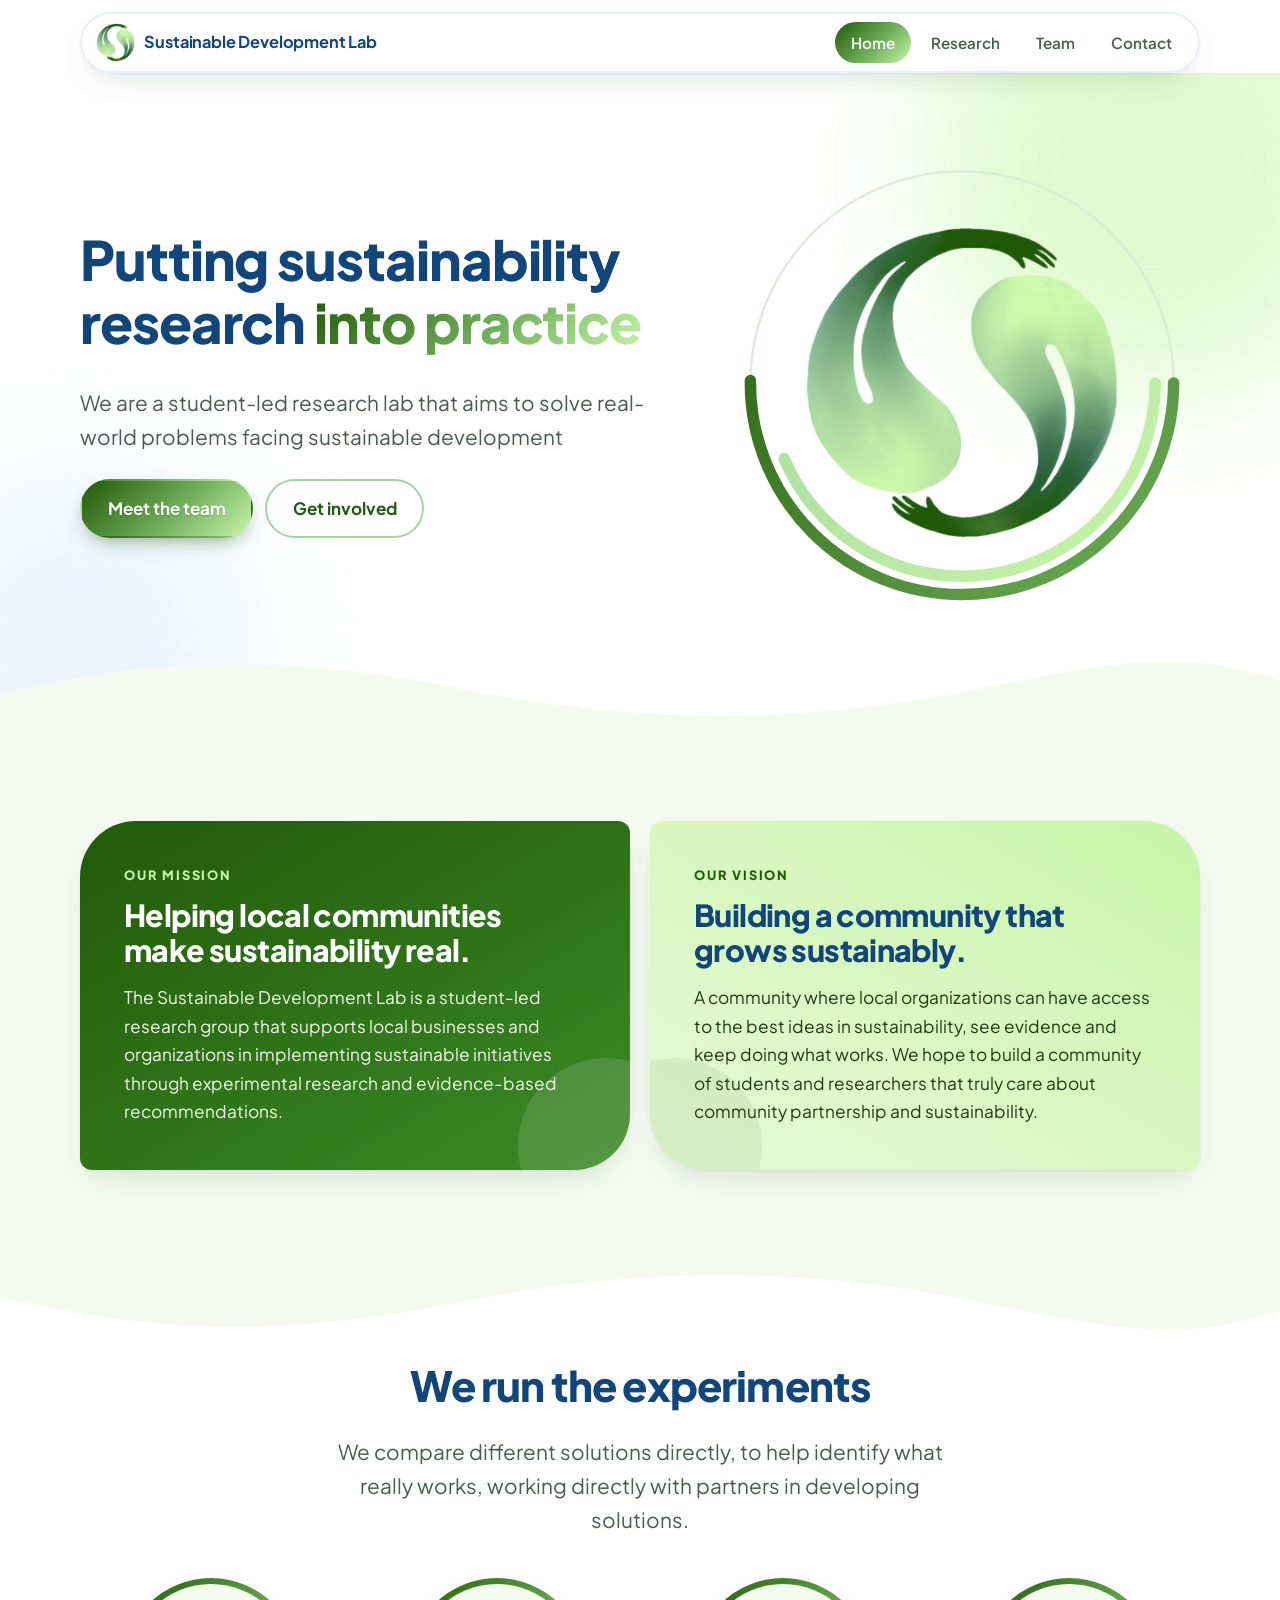
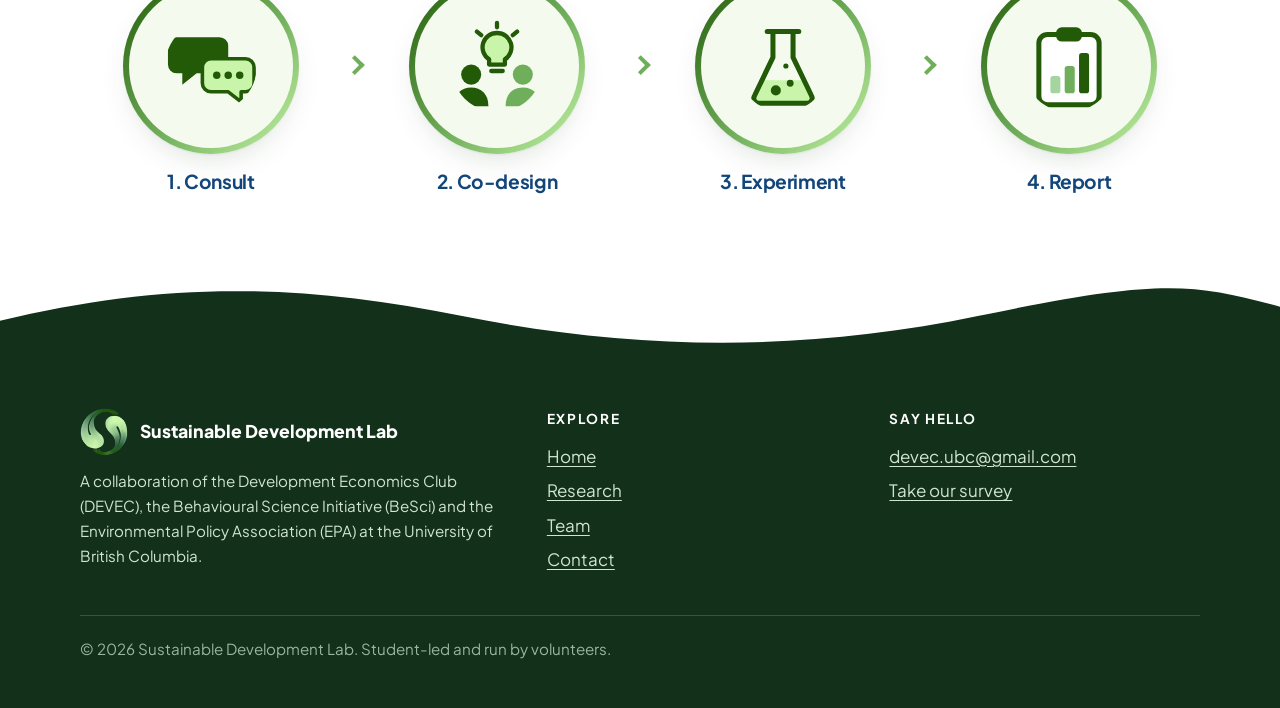
<file: index.html>
<!doctype html>
<html lang="en">
<head>
  <meta charset="utf-8">
  <meta name="viewport" content="width=device-width, initial-scale=1">
  <title>Sustainable Development Lab | DEVEC</title>
  <meta name="description" content="We are a student-led research lab that aims to solve real-world problems facing sustainable development.">
  <meta name="theme-color" content="#ffffff">
  <link rel="icon" type="image/png" href="assets/favicon.png">
  <link rel="preconnect" href="https://fonts.googleapis.com">
  <link rel="preconnect" href="https://fonts.gstatic.com" crossorigin>
  <link rel="stylesheet" href="https://fonts.googleapis.com/css2?family=Plus+Jakarta+Sans:wght@400;600;700;800&display=swap">
  <link rel="stylesheet" href="css/style.css">
</head>
<body>
  <a class="skip" href="#main">Skip to content</a>

  <header class="site-header">
    <div class="nav-pill">
      <a class="brand" href="index.html" aria-label="Sustainable Development Lab, home">
        <img src="assets/logo.png" alt="" width="40" height="40">
        <span>Sustainable Development Lab</span>
      </a>
      <button class="nav-toggle" type="button" aria-expanded="false" aria-controls="nav-links">Menu</button>
      <nav id="nav-links" class="nav-links" aria-label="Main">
        <a href="index.html" aria-current="page">Home</a>
        <a href="research.html">Research</a>
        <a href="team.html">Team</a>
        <a href="contact.html">Contact</a>
      </nav>
    </div>
  </header>

  <main id="main">

    <!-- HERO -->
    <section class="hero">
      <div class="container hero-grid">
        <div>
          <h1>Putting sustainability research <span class="accent">into practice</span></h1>
          <p class="lede">We are a student-led research lab that aims to solve real-world problems facing sustainable development</p>
          <div class="btn-row">
            <a class="btn btn--primary" href="team.html">Meet the team</a>
            <a class="btn btn--ghost" href="contact.html">Get involved</a>
          </div>
        </div>

        <div class="hero-art" aria-hidden="true">
          <svg class="rings" viewBox="0 0 200 200" fill="none">
            <defs>
              <linearGradient id="ringDark" x1="0" y1="0" x2="1" y2="1">
                <stop offset="0" stop-color="#225a08"/><stop offset="1" stop-color="#6fae5a"/>
              </linearGradient>
              <linearGradient id="ringLight" x1="1" y1="1" x2="0" y2="0">
                <stop offset="0" stop-color="#c8f5aa"/><stop offset="1" stop-color="#a4d4a0"/>
              </linearGradient>
            </defs>
            <circle cx="100" cy="100" r="92" stroke="var(--line)" stroke-width="1"/>
            <circle cx="100" cy="100" r="92" stroke="url(#ringDark)" stroke-width="5" stroke-linecap="round" stroke-dasharray="290 289"/>
            <circle cx="100" cy="100" r="84" stroke="url(#ringLight)" stroke-width="5" stroke-linecap="round" stroke-dasharray="230 298"/>
          </svg>
          <img class="logo" src="assets/logo.png" alt="" width="320" height="320">
        </div>
      </div>
    </section>

    <!-- MISSION + VISION -->
    <section class="section section--alt" id="mission">
      <div class="container">
        <div class="duo">
          <article class="leaf leaf--mission reveal">
            <span class="label">Our mission</span>
            <h2>Helping local communities make sustainability real.</h2>
            <p>The Sustainable Development Lab is a student-led research group that supports local businesses and organizations in implementing sustainable initiatives through experimental research and evidence-based recommendations.</p>
          </article>
          <article class="leaf leaf--vision reveal" id="vision">
            <span class="label">Our vision</span>
            <h2>Building a community that grows sustainably.</h2>
            <p>A community where local organizations can have access to the best ideas in sustainability, see evidence and keep doing what works. We hope to build a community of students and researchers that truly care about community partnership and sustainability.</p>
          </article>
        </div>
      </div>
    </section>

    <!-- SOLUTION -->
    <section class="section" id="solution">
      <div class="container">
        <div class="section-head center reveal">
          <h2>We run the experiments</h2>
          <p class="lede">We compare different solutions directly, to help identify what really works, working directly with partners in developing solutions.</p>
        </div>

        <ol class="process">
          <li class="reveal">
            <div class="bubble">
              <svg viewBox="0 0 64 64" aria-hidden="true">
                <path d="M8 12h30a6 6 0 0 1 6 6v13a6 6 0 0 1-6 6H22l-10 8v-8H8a6 6 0 0 1-6-6V18a6 6 0 0 1 6-6z" fill="#225a08"/>
                <path d="M32 27h24a6 6 0 0 1 6 6v11a6 6 0 0 1-6 6h-3v7l-9-7H32a6 6 0 0 1-6-6V33a6 6 0 0 1 6-6z" fill="#c8f5aa" stroke="#225a08" stroke-width="2.5" stroke-linejoin="round"/>
                <g fill="#225a08"><circle cx="36" cy="38.5" r="2.6"/><circle cx="44" cy="38.5" r="2.6"/><circle cx="52" cy="38.5" r="2.6"/></g>
              </svg>
            </div>
            <h3>1. Consult</h3>
          </li>
          <li class="reveal">
            <div class="bubble">
              <svg viewBox="0 0 64 64" aria-hidden="true">
                <g stroke="#225a08" stroke-width="3" stroke-linecap="round" fill="none">
                  <path d="M32 2v3M18 8l3 2.500M46 8l-3 2.500"/>
                </g>
                <path d="M32 9a10 10 0 0 0-5.500 18.400V31h11v-3.600A10 10 0 0 0 32 9z" fill="#c8f5aa" stroke="#225a08" stroke-width="3" stroke-linejoin="round"/>
                <path d="M28 35.500h8" stroke="#225a08" stroke-width="3" stroke-linecap="round"/>
                <g fill="#225a08"><circle cx="14" cy="38" r="7"/><path d="M2 60c0-8.500 5-13 12-13s12 4.500 12 13z"/></g>
                <g fill="#6fae5a"><circle cx="50" cy="38" r="7"/><path d="M38 60c0-8.500 5-13 12-13s12 4.500 12 13z"/></g>
              </svg>
            </div>
            <h3>2. Co-design</h3>
          </li>
          <li class="reveal">
            <div class="bubble">
              <svg viewBox="0 0 64 64" aria-hidden="true">
                <path d="M18.500 42h27l6.2 10.400A3.600 3.600 0 0 1 48.600 58H15.400a3.600 3.600 0 0 1-3.100-5.600z" fill="#c8f5aa"/>
                <path d="M25 8v18L12.300 52.400A3.600 3.600 0 0 0 15.400 58h33.200a3.600 3.600 0 0 0 3.100-5.600L39 26V8M21 8h22" fill="none" stroke="#225a08" stroke-width="3.5" stroke-linecap="round" stroke-linejoin="round"/>
                <g fill="#225a08"><circle cx="27" cy="49" r="3.5"/><circle cx="37" cy="44" r="2.4"/><circle cx="34" cy="32" r="1.8"/></g>
              </svg>
            </div>
            <h3>3. Experiment</h3>
          </li>
          <li class="reveal">
            <div class="bubble">
              <svg viewBox="0 0 64 64" aria-hidden="true">
                <rect x="11" y="10" width="42" height="49" rx="6" fill="#ffffff" stroke="#225a08" stroke-width="3.5"/>
                <rect x="23" y="5" width="18" height="10" rx="4" fill="#225a08"/>
                <rect x="19" y="39" width="7" height="12" rx="2" fill="#a4d4a0"/>
                <rect x="29" y="32" width="7" height="19" rx="2" fill="#6fae5a"/>
                <rect x="39" y="23" width="7" height="28" rx="2" fill="#225a08"/>
              </svg>
            </div>
            <h3>4. Report</h3>
          </li>
        </ol>
      </div>
    </section>

  </main>

  <footer class="site-footer">
    <div class="container">
      <div class="footer-grid">
        <div>
          <div class="footer-brand"><img src="assets/logo.png" alt="" width="48" height="48"> Sustainable Development Lab</div>
          <p>A collaboration of the Development Economics Club (DEVEC), the Behavioural Science Initiative (BeSci) and the Environmental Policy Association (EPA) at the University of British Columbia.</p>
        </div>
        <div>
          <h4>Explore</h4>
          <ul>
            <li><a href="index.html">Home</a></li>
            <li><a href="research.html">Research</a></li>
            <li><a href="team.html">Team</a></li>
            <li><a href="contact.html">Contact</a></li>
          </ul>
        </div>
        <div>
          <h4>Say hello</h4>
          <ul>
            <li><a href="mailto:devec.ubc@gmail.com">devec.ubc@gmail.com</a></li>
            <li><a href="contact.html">Take our survey</a></li>
          </ul>
        </div>
      </div>
      <p class="legal">© <span id="year">2026</span> Sustainable Development Lab. Student-led and run by volunteers.</p>
    </div>
  </footer>

  <script src="js/main.js"></script>
</body>
</html>
</file>
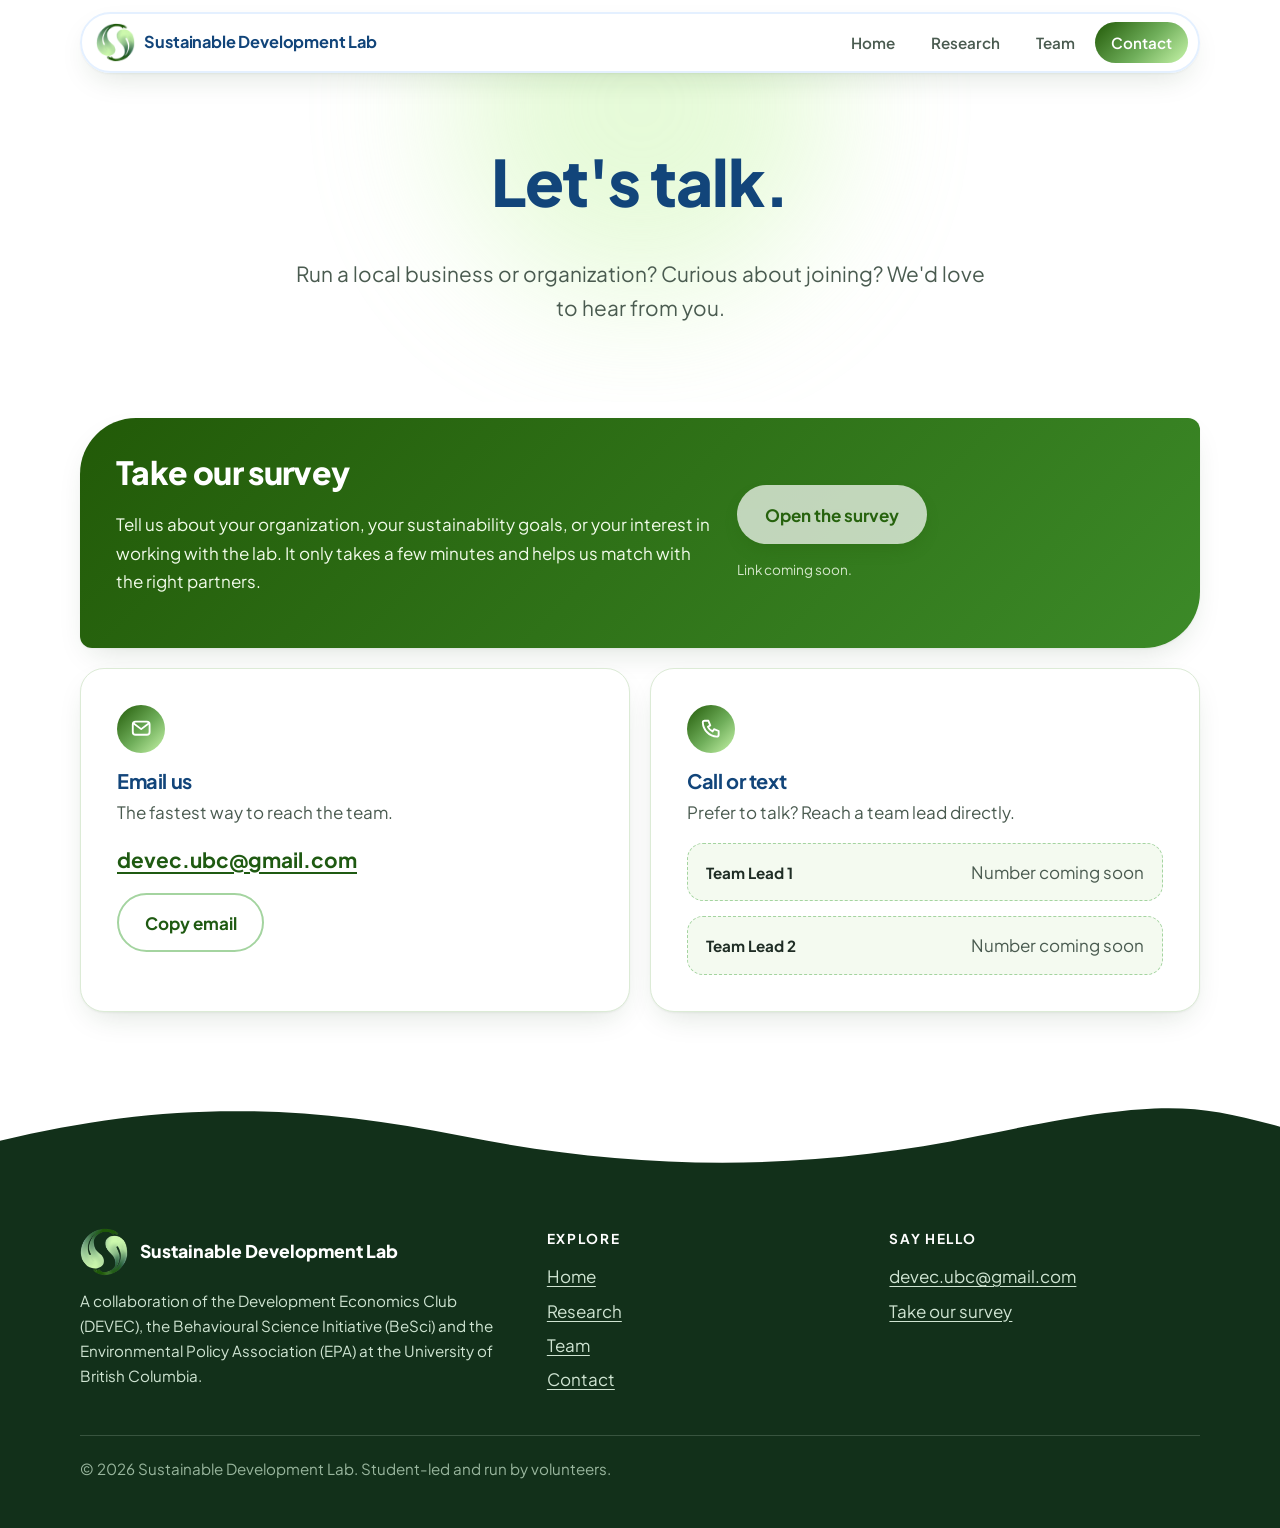
<file: contact.html>
<!doctype html>
<html lang="en">
<head>
  <meta charset="utf-8">
  <meta name="viewport" content="width=device-width, initial-scale=1">
  <title>Contact | Sustainable Development Lab</title>
  <meta name="description" content="Reach the Sustainable Development Lab: take our survey, email devec.ubc@gmail.com, or call a team lead.">
  <meta name="theme-color" content="#ffffff">
  <link rel="icon" type="image/png" href="assets/favicon.png">
  <link rel="preconnect" href="https://fonts.googleapis.com">
  <link rel="preconnect" href="https://fonts.gstatic.com" crossorigin>
  <link rel="stylesheet" href="https://fonts.googleapis.com/css2?family=Plus+Jakarta+Sans:wght@400;600;700;800&display=swap">
  <link rel="stylesheet" href="css/style.css">
</head>
<body>
  <a class="skip" href="#main">Skip to content</a>

  <header class="site-header">
    <div class="nav-pill">
      <a class="brand" href="index.html" aria-label="Sustainable Development Lab, home">
        <img src="assets/logo.png" alt="" width="40" height="40">
        <span>Sustainable Development Lab</span>
      </a>
      <button class="nav-toggle" type="button" aria-expanded="false" aria-controls="nav-links">Menu</button>
      <nav id="nav-links" class="nav-links" aria-label="Main">
        <a href="index.html">Home</a>
        <a href="research.html">Research</a>
        <a href="team.html">Team</a>
        <a href="contact.html" aria-current="page">Contact</a>
      </nav>
    </div>
  </header>

  <main id="main">
    <section class="page-hero">
      <div class="container">
        <h1>Let's talk.</h1>
        <p class="lede">Run a local business or organization? Curious about joining? We'd love to hear from you.</p>
      </div>
    </section>

    <section class="section" style="padding-top:1rem">
      <div class="container contact-grid">

        <!-- ===== EDIT: survey link =====
             Replace href="#" below with your survey URL, remove aria-disabled="true",
             and delete the "Link coming soon" note. -->
        <article class="card card--survey reveal" id="survey">
          <div>
            <h2>Take our survey</h2>
            <p>Tell us about your organization, your sustainability goals, or your interest in working with the lab. It only takes a few minutes and helps us match with the right partners.</p>
          </div>
          <div>
            <a class="btn btn--primary" href="#" aria-disabled="true" rel="noopener">Open the survey</a>
            <p class="note">Link coming soon.</p>
          </div>
        </article>

        <article class="card reveal">
          <div class="icon" aria-hidden="true">
            <svg viewBox="0 0 24 24" fill="none" stroke="currentColor" stroke-width="2" stroke-linecap="round" stroke-linejoin="round"><rect x="3" y="5" width="18" height="14" rx="3"/><path d="m4 7 8 6 8-6"/></svg>
          </div>
          <h3>Email us</h3>
          <p class="muted">The fastest way to reach the team.</p>
          <a class="email" href="mailto:devec.ubc@gmail.com">devec.ubc@gmail.com</a><br>
          <button class="btn btn--ghost copy" type="button" data-copy="devec.ubc@gmail.com">Copy email</button>
        </article>

        <!-- ===== EDIT: phone numbers =====
             Replace the name/role and "Number coming soon" for each row.
             Duplicate or delete a <div class="phone"> block to add or remove a number. -->
        <article class="card reveal">
          <div class="icon" aria-hidden="true">
            <svg viewBox="0 0 24 24" fill="none" stroke="currentColor" stroke-width="2" stroke-linecap="round" stroke-linejoin="round"><path d="M5 4h4l2 5-2.5 1.5a11 11 0 0 0 5 5L15 13l5 2v4a2 2 0 0 1-2 2A16 16 0 0 1 3 6a2 2 0 0 1 2-2z"/></svg>
          </div>
          <h3>Call or text</h3>
          <p class="muted">Prefer to talk? Reach a team lead directly.</p>
          <div class="phones">
            <div class="phone"><span class="who">Team Lead 1</span><span class="num">Number coming soon</span></div>
            <div class="phone"><span class="who">Team Lead 2</span><span class="num">Number coming soon</span></div>
          </div>
        </article>

      </div>
    </section>
  </main>

  <footer class="site-footer">
    <div class="container">
      <div class="footer-grid">
        <div>
          <div class="footer-brand"><img src="assets/logo.png" alt="" width="48" height="48"> Sustainable Development Lab</div>
          <p>A collaboration of the Development Economics Club (DEVEC), the Behavioural Science Initiative (BeSci) and the Environmental Policy Association (EPA) at the University of British Columbia.</p>
        </div>
        <div>
          <h4>Explore</h4>
          <ul>
            <li><a href="index.html">Home</a></li>
            <li><a href="research.html">Research</a></li>
            <li><a href="team.html">Team</a></li>
            <li><a href="contact.html">Contact</a></li>
          </ul>
        </div>
        <div>
          <h4>Say hello</h4>
          <ul>
            <li><a href="mailto:devec.ubc@gmail.com">devec.ubc@gmail.com</a></li>
            <li><a href="contact.html">Take our survey</a></li>
          </ul>
        </div>
      </div>
      <p class="legal">© <span id="year">2026</span> Sustainable Development Lab. Student-led and run by volunteers.</p>
    </div>
  </footer>

  <script src="js/main.js"></script>
</body>
</html>
</file>
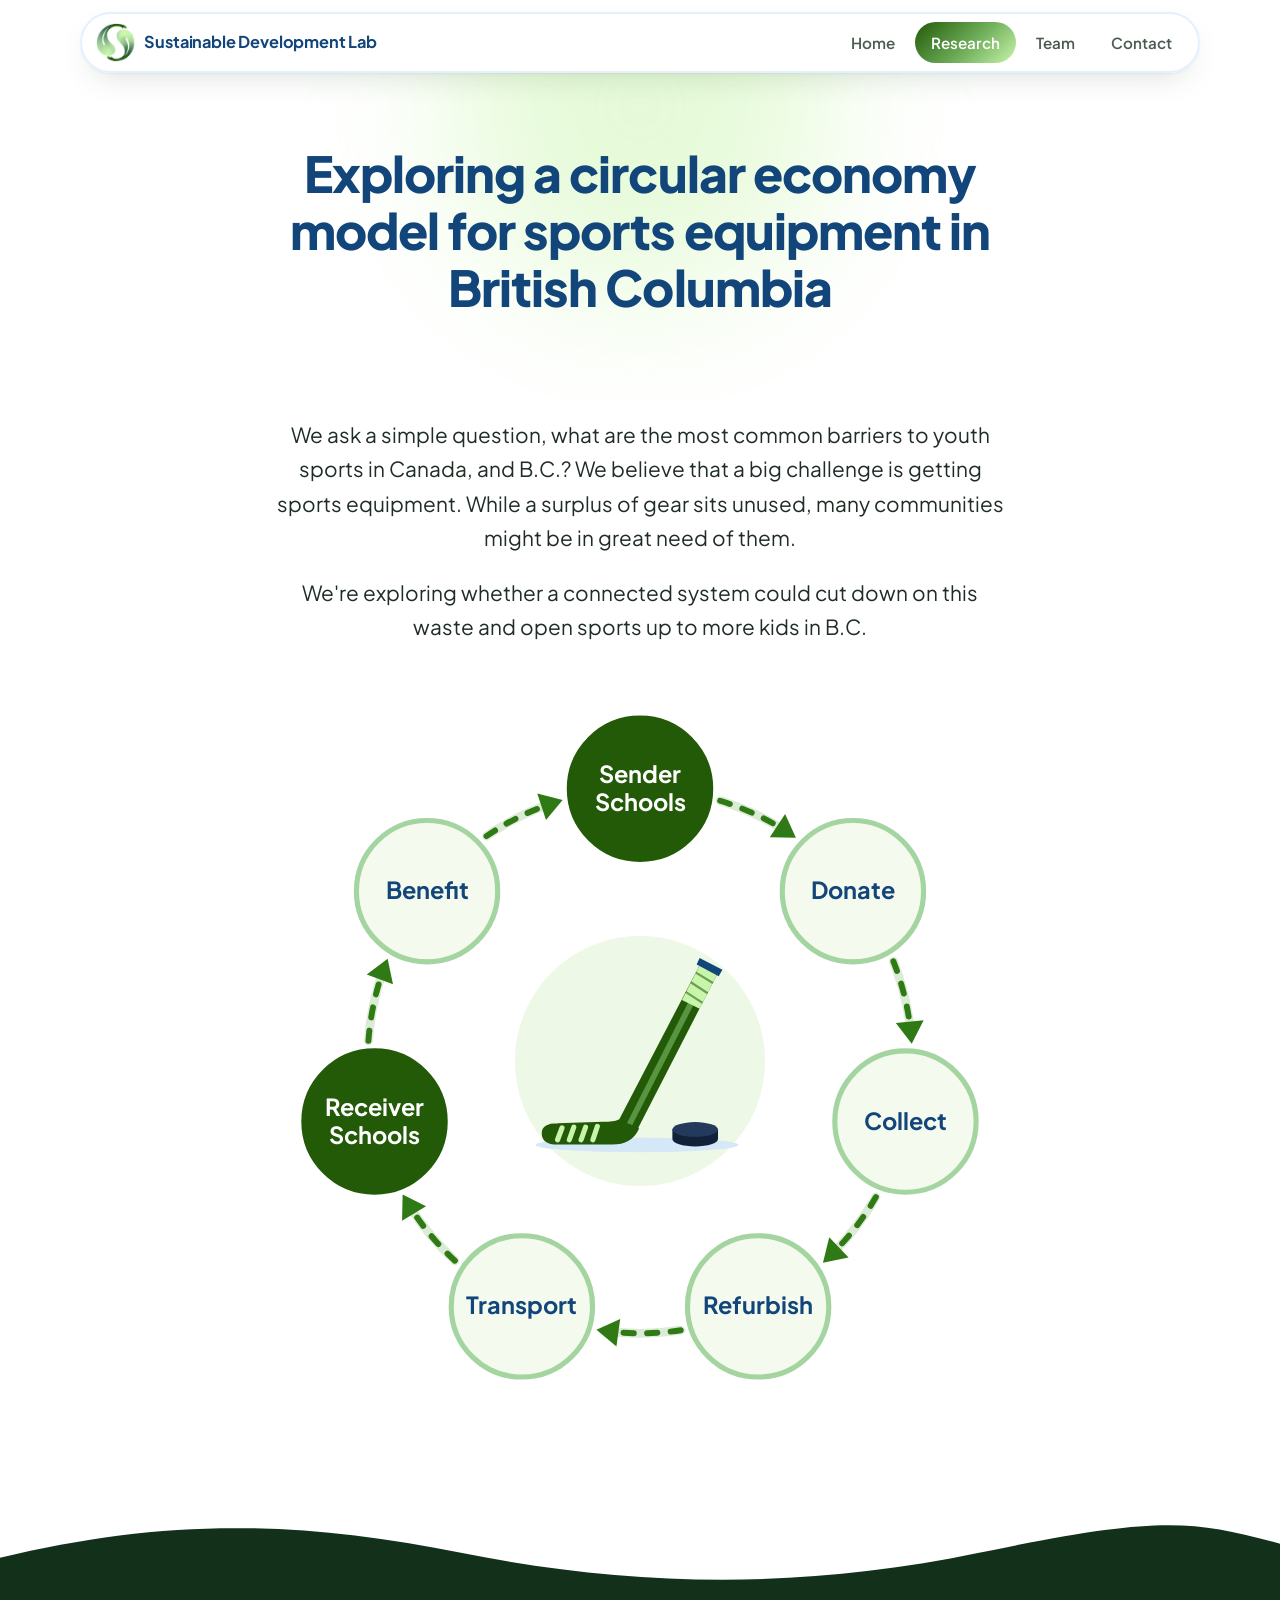
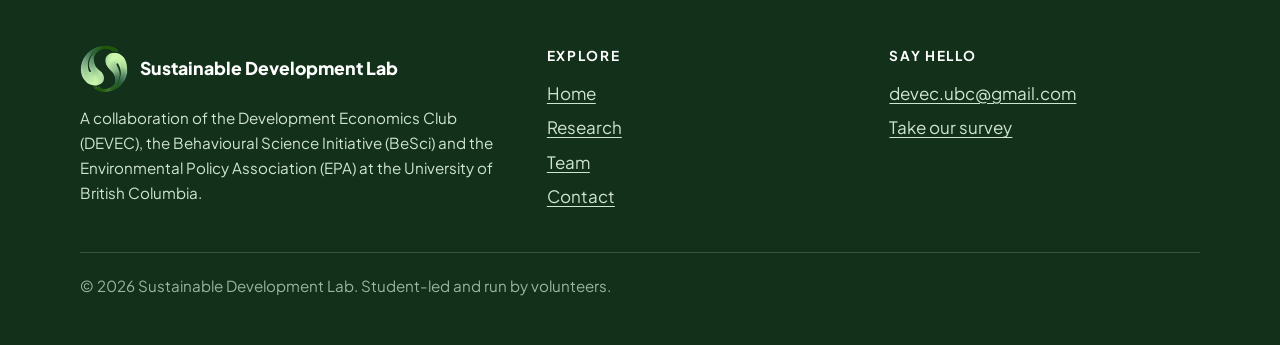
<file: research.html>
<!doctype html>
<html lang="en">
<head>
  <meta charset="utf-8">
  <meta name="viewport" content="width=device-width, initial-scale=1">
  <title>Research | Sustainable Development Lab</title>
  <meta name="description" content="Exploring a circular economy model for sports equipment in British Columbia.">
  <meta name="theme-color" content="#ffffff">
  <link rel="icon" type="image/png" href="assets/favicon.png">
  <link rel="preconnect" href="https://fonts.googleapis.com">
  <link rel="preconnect" href="https://fonts.gstatic.com" crossorigin>
  <link rel="stylesheet" href="https://fonts.googleapis.com/css2?family=Plus+Jakarta+Sans:wght@400;600;700;800&display=swap">
  <link rel="stylesheet" href="css/style.css">
</head>
<body>
  <a class="skip" href="#main">Skip to content</a>

  <header class="site-header">
    <div class="nav-pill">
      <a class="brand" href="index.html" aria-label="Sustainable Development Lab, home">
        <img src="assets/logo.png" alt="" width="40" height="40">
        <span>Sustainable Development Lab</span>
      </a>
      <button class="nav-toggle" type="button" aria-expanded="false" aria-controls="nav-links">Menu</button>
      <nav id="nav-links" class="nav-links" aria-label="Main">
        <a href="index.html">Home</a>
        <a href="research.html" aria-current="page">Research</a>
        <a href="team.html">Team</a>
        <a href="contact.html">Contact</a>
      </nav>
    </div>
  </header>

  <main id="main">
    <section class="page-hero">
      <div class="container">
        <h1 class="research-title">Exploring a circular economy model for sports equipment in British Columbia</h1>
      </div>
    </section>

    <section class="section" style="padding-top:1rem">
      <div class="container">
        <div class="question reveal">
          <p>We ask a simple question, what are the most common barriers to youth sports in Canada, and B.C.? We believe that a big challenge is getting sports equipment. While a surplus of gear sits unused, many communities might be in great need of them.</p>
          <p>We're exploring whether a connected system could cut down on this waste and open sports up to more kids in B.C.</p>
        </div>

        <div class="cycle reveal">
          <svg viewBox="0 0 1000 1000" role="img" aria-labelledby="cycle-title">
            <title id="cycle-title">A cycle: Sender Schools, Donate, Collect, Refurbish, Transport, Receiver Schools, Benefit, then back to Sender Schools</title>
            <path class="arc-track" d="M608.8 146.4 A370 370 0 0 1 697.8 187.3"/>
            <path class="arc-flow" d="M608.8 146.4 A370 370 0 0 1 697.8 187.3"/>
            <polygon class="arc-head" points="711.8,196.6 676.3,196.0 697.2,164.3" style="animation-delay:0.0s"/>
            <path class="arc-track" d="M844.3 364.6 A370 370 0 0 1 867.8 459.7"/>
            <path class="arc-flow" d="M844.3 364.6 A370 370 0 0 1 867.8 459.7"/>
            <polygon class="arc-head" points="869.2,476.4 847.6,448.3 885.4,444.8" style="animation-delay:0.3s"/>
            <path class="arc-track" d="M820.5 684.8 A370 370 0 0 1 760.8 762.4"/>
            <path class="arc-flow" d="M820.5 684.8 A370 370 0 0 1 760.8 762.4"/>
            <polygon class="arc-head" points="748.6,774.0 757.1,739.5 783.4,766.9" style="animation-delay:0.6s"/>
            <path class="arc-track" d="M555.4 865.8 A370 370 0 0 1 457.4 867.5"/>
            <path class="arc-flow" d="M555.4 865.8 A370 370 0 0 1 457.4 867.5"/>
            <polygon class="arc-head" points="440.8,865.2 473.1,850.4 468.0,888.0" style="animation-delay:0.9s"/>
            <path class="arc-track" d="M248.5 771.4 A370 370 0 0 1 186.1 695.9"/>
            <path class="arc-flow" d="M248.5 771.4 A370 370 0 0 1 186.1 695.9"/>
            <polygon class="arc-head" points="177.5,681.4 209.3,697.4 176.7,716.9" style="animation-delay:1.2s"/>
            <path class="arc-track" d="M131.0 472.6 A370 370 0 0 1 151.1 376.7"/>
            <path class="arc-flow" d="M131.0 472.6 A370 370 0 0 1 151.1 376.7"/>
            <polygon class="arc-head" points="157.1,361.0 164.4,395.8 128.8,382.5" style="animation-delay:1.5s"/>
            <path class="arc-track" d="M291.4 194.4 A370 370 0 0 1 378.9 150.4"/>
            <path class="arc-flow" d="M291.4 194.4 A370 370 0 0 1 378.9 150.4"/>
            <polygon class="arc-head" points="394.9,145.3 372.3,172.6 360.4,136.5" style="animation-delay:1.8s"/>
            <g class="cnode cnode--school"><circle cx="500.0" cy="130.0" r="96"/><text x="500.0" y="122.0">Sender</text><text x="500.0" y="160.0">Schools</text></g>
            <g class="cnode"><circle cx="789.3" cy="269.3" r="96"/><text x="789.3" y="280.3">Donate</text></g>
            <g class="cnode"><circle cx="860.7" cy="582.3" r="96"/><text x="860.7" y="593.3">Collect</text></g>
            <g class="cnode"><circle cx="660.5" cy="833.4" r="96"/><text x="660.5" y="844.4">Refurbish</text></g>
            <g class="cnode"><circle cx="339.5" cy="833.4" r="96"/><text x="339.5" y="844.4">Transport</text></g>
            <g class="cnode cnode--school"><circle cx="139.3" cy="582.3" r="96"/><text x="139.3" y="574.3">Receiver</text><text x="139.3" y="612.3">Schools</text></g>
            <g class="cnode"><circle cx="210.7" cy="269.3" r="96"/><text x="210.7" y="280.3">Benefit</text></g>
            <!-- Centre illustration. To use a photo instead, replace assets/hockey-stick.svg in this line. -->
            <image href="assets/hockey-stick.svg" x="300" y="300" width="400" height="400"/>
          </svg>
        </div>
      </div>
    </section>

  </main>

  <footer class="site-footer">
    <div class="container">
      <div class="footer-grid">
        <div>
          <div class="footer-brand"><img src="assets/logo.png" alt="" width="48" height="48"> Sustainable Development Lab</div>
          <p>A collaboration of the Development Economics Club (DEVEC), the Behavioural Science Initiative (BeSci) and the Environmental Policy Association (EPA) at the University of British Columbia.</p>
        </div>
        <div>
          <h4>Explore</h4>
          <ul>
            <li><a href="index.html">Home</a></li>
            <li><a href="research.html">Research</a></li>
            <li><a href="team.html">Team</a></li>
            <li><a href="contact.html">Contact</a></li>
          </ul>
        </div>
        <div>
          <h4>Say hello</h4>
          <ul>
            <li><a href="mailto:devec.ubc@gmail.com">devec.ubc@gmail.com</a></li>
            <li><a href="contact.html">Take our survey</a></li>
          </ul>
        </div>
      </div>
      <p class="legal">© <span id="year">2026</span> Sustainable Development Lab. Student-led and run by volunteers.</p>
    </div>
  </footer>

  <script src="js/main.js"></script>
</body>
</html>
</file>
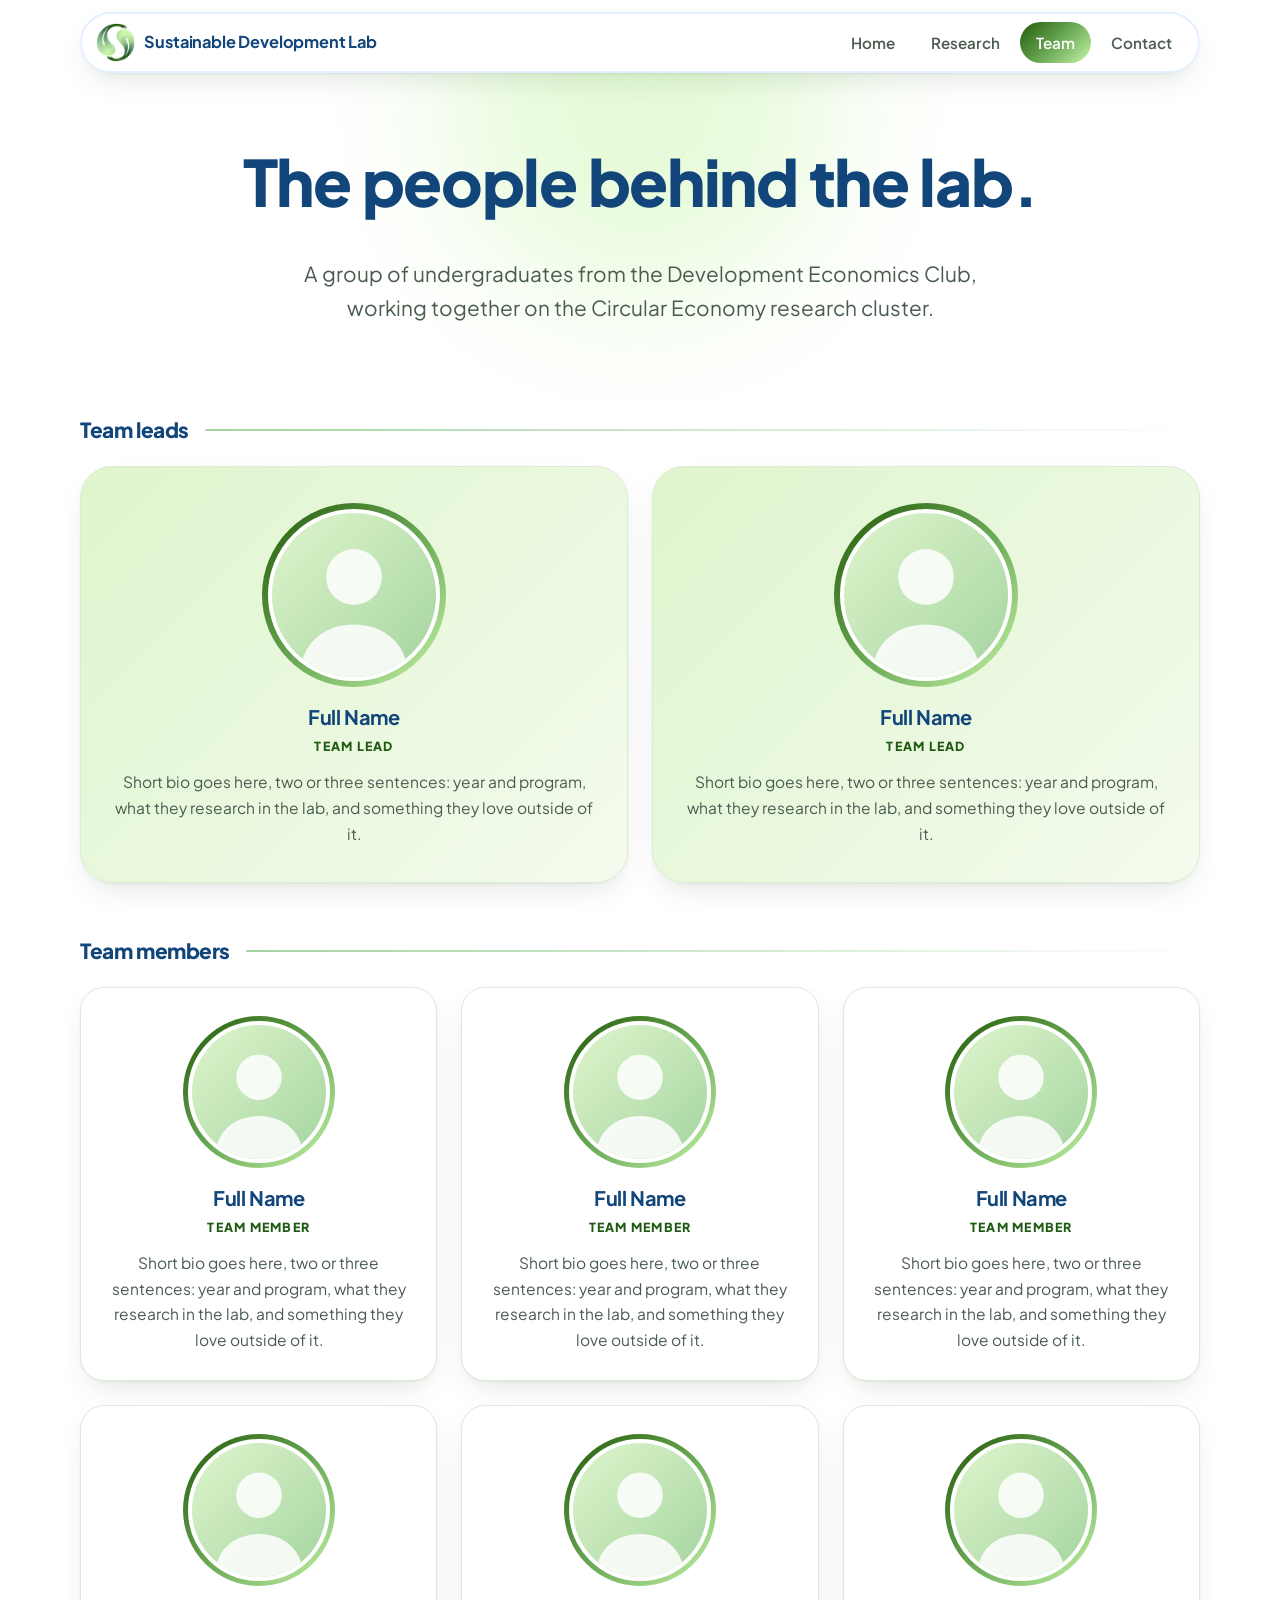
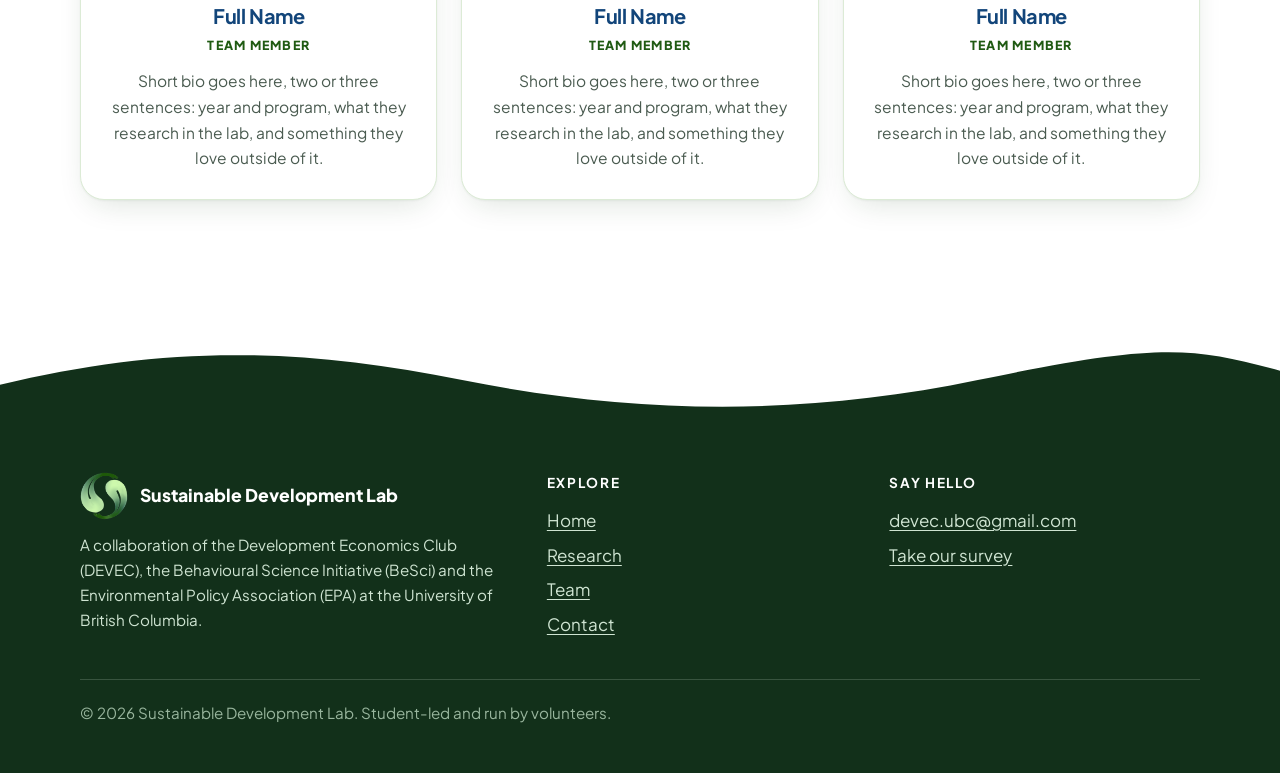
<file: team.html>
<!doctype html>
<html lang="en">
<head>
  <meta charset="utf-8">
  <meta name="viewport" content="width=device-width, initial-scale=1">
  <title>Team | Sustainable Development Lab</title>
  <meta name="description" content="Meet the DEVEC team leads and members of the Sustainable Development Lab.">
  <meta name="theme-color" content="#ffffff">
  <link rel="icon" type="image/png" href="assets/favicon.png">
  <link rel="preconnect" href="https://fonts.googleapis.com">
  <link rel="preconnect" href="https://fonts.gstatic.com" crossorigin>
  <link rel="stylesheet" href="https://fonts.googleapis.com/css2?family=Plus+Jakarta+Sans:wght@400;600;700;800&display=swap">
  <link rel="stylesheet" href="css/style.css">
</head>
<body>
  <a class="skip" href="#main">Skip to content</a>

  <header class="site-header">
    <div class="nav-pill">
      <a class="brand" href="index.html" aria-label="Sustainable Development Lab, home">
        <img src="assets/logo.png" alt="" width="40" height="40">
        <span>Sustainable Development Lab</span>
      </a>
      <button class="nav-toggle" type="button" aria-expanded="false" aria-controls="nav-links">Menu</button>
      <nav id="nav-links" class="nav-links" aria-label="Main">
        <a href="index.html">Home</a>
        <a href="research.html">Research</a>
        <a href="team.html" aria-current="page">Team</a>
        <a href="contact.html">Contact</a>
      </nav>
    </div>
  </header>

  <main id="main">
    <section class="page-hero">
      <div class="container">
        <h1>The people behind the lab.</h1>
        <p class="lede">A group of undergraduates from the Development Economics Club, working together on the Circular Economy research cluster.</p>
      </div>
    </section>

    <section class="section" style="padding-top:1rem">
      <div class="container">
        <h2 class="group-title">Team leads</h2>
        <div class="team-grid team-grid--leads">
        <!-- ===== EDIT: Lead 1 =====
             photo: replace src with your file in assets/team/ (square crop works best)
             name / role / bio: replace the text below -->
        <article class="person reveal">
          <div class="photo"><img src="assets/team/placeholder.svg" alt="Photo of Full Name" width="240" height="240" loading="lazy"></div>
          <h3>Full Name</h3>
          <span class="role">Team Lead</span>
          <p>Short bio goes here, two or three sentences: year and program, what they research in the lab, and something they love outside of it.</p>
        </article>
        <!-- ===== EDIT: Lead 2 =====
             photo: replace src with your file in assets/team/ (square crop works best)
             name / role / bio: replace the text below -->
        <article class="person reveal">
          <div class="photo"><img src="assets/team/placeholder.svg" alt="Photo of Full Name" width="240" height="240" loading="lazy"></div>
          <h3>Full Name</h3>
          <span class="role">Team Lead</span>
          <p>Short bio goes here, two or three sentences: year and program, what they research in the lab, and something they love outside of it.</p>
        </article>
        </div>

        <h2 class="group-title">Team members</h2>
        <div class="team-grid team-grid--members">
        <!-- ===== EDIT: Member 1 =====
             photo: replace src with your file in assets/team/ (square crop works best)
             name / role / bio: replace the text below -->
        <article class="person reveal">
          <div class="photo"><img src="assets/team/placeholder.svg" alt="Photo of Full Name" width="240" height="240" loading="lazy"></div>
          <h3>Full Name</h3>
          <span class="role">Team Member</span>
          <p>Short bio goes here, two or three sentences: year and program, what they research in the lab, and something they love outside of it.</p>
        </article>
        <!-- ===== EDIT: Member 2 =====
             photo: replace src with your file in assets/team/ (square crop works best)
             name / role / bio: replace the text below -->
        <article class="person reveal">
          <div class="photo"><img src="assets/team/placeholder.svg" alt="Photo of Full Name" width="240" height="240" loading="lazy"></div>
          <h3>Full Name</h3>
          <span class="role">Team Member</span>
          <p>Short bio goes here, two or three sentences: year and program, what they research in the lab, and something they love outside of it.</p>
        </article>
        <!-- ===== EDIT: Member 3 =====
             photo: replace src with your file in assets/team/ (square crop works best)
             name / role / bio: replace the text below -->
        <article class="person reveal">
          <div class="photo"><img src="assets/team/placeholder.svg" alt="Photo of Full Name" width="240" height="240" loading="lazy"></div>
          <h3>Full Name</h3>
          <span class="role">Team Member</span>
          <p>Short bio goes here, two or three sentences: year and program, what they research in the lab, and something they love outside of it.</p>
        </article>
        <!-- ===== EDIT: Member 4 =====
             photo: replace src with your file in assets/team/ (square crop works best)
             name / role / bio: replace the text below -->
        <article class="person reveal">
          <div class="photo"><img src="assets/team/placeholder.svg" alt="Photo of Full Name" width="240" height="240" loading="lazy"></div>
          <h3>Full Name</h3>
          <span class="role">Team Member</span>
          <p>Short bio goes here, two or three sentences: year and program, what they research in the lab, and something they love outside of it.</p>
        </article>
        <!-- ===== EDIT: Member 5 =====
             photo: replace src with your file in assets/team/ (square crop works best)
             name / role / bio: replace the text below -->
        <article class="person reveal">
          <div class="photo"><img src="assets/team/placeholder.svg" alt="Photo of Full Name" width="240" height="240" loading="lazy"></div>
          <h3>Full Name</h3>
          <span class="role">Team Member</span>
          <p>Short bio goes here, two or three sentences: year and program, what they research in the lab, and something they love outside of it.</p>
        </article>
        <!-- ===== EDIT: Member 6 =====
             photo: replace src with your file in assets/team/ (square crop works best)
             name / role / bio: replace the text below -->
        <article class="person reveal">
          <div class="photo"><img src="assets/team/placeholder.svg" alt="Photo of Full Name" width="240" height="240" loading="lazy"></div>
          <h3>Full Name</h3>
          <span class="role">Team Member</span>
          <p>Short bio goes here, two or three sentences: year and program, what they research in the lab, and something they love outside of it.</p>
        </article>
        </div>
      </div>
    </section>
  </main>

  <footer class="site-footer">
    <div class="container">
      <div class="footer-grid">
        <div>
          <div class="footer-brand"><img src="assets/logo.png" alt="" width="48" height="48"> Sustainable Development Lab</div>
          <p>A collaboration of the Development Economics Club (DEVEC), the Behavioural Science Initiative (BeSci) and the Environmental Policy Association (EPA) at the University of British Columbia.</p>
        </div>
        <div>
          <h4>Explore</h4>
          <ul>
            <li><a href="index.html">Home</a></li>
            <li><a href="research.html">Research</a></li>
            <li><a href="team.html">Team</a></li>
            <li><a href="contact.html">Contact</a></li>
          </ul>
        </div>
        <div>
          <h4>Say hello</h4>
          <ul>
            <li><a href="mailto:devec.ubc@gmail.com">devec.ubc@gmail.com</a></li>
            <li><a href="contact.html">Take our survey</a></li>
          </ul>
        </div>
      </div>
      <p class="legal">© <span id="year">2026</span> Sustainable Development Lab. Student-led and run by volunteers.</p>
    </div>
  </footer>

  <script src="js/main.js"></script>
</body>
</html>
</file>
<file: css/style.css>
/* ==========================================================================
   Sustainable Development Lab — site styles
   Motifs borrowed from the logo: the S-curve embrace, the dark→mint gradient,
   the circle, and the pill shape from the project-document title bar.
   ========================================================================== */

:root {
  --forest: #225a08;
  --forest-2: #2f7a14;
  --leaf: #6fae5a;
  --sage: #a4d4a0;
  --mint: #c8f5aa;
  --navy: #12457a;
  --sky: #e4f0ff;

  --bg: #ffffff;
  --bg-alt: #f4faf0;
  --surface: #ffffff;
  --ink: #1f2d25;
  --ink-soft: #4a5b50;
  --heading: var(--navy);
  --line: #dcebd6;
  --accent-text: #1f5a12;

  --grad: linear-gradient(135deg, var(--forest) 0%, var(--leaf) 55%, var(--mint) 100%);
  --grad-soft: linear-gradient(135deg, #dff5cd 0%, #f4fbee 100%);

  --radius: 1.5rem;
  --radius-leaf: 3.5rem 0.75rem 3.5rem 0.75rem;
  --radius-leaf-flip: 0.75rem 3.5rem 0.75rem 3.5rem;
  --shadow: 0 1px 2px rgba(20, 50, 20, 0.05), 0 12px 32px -12px rgba(20, 60, 20, 0.18);
  --maxw: 1120px;
  color-scheme: light;
  --gutter: clamp(1rem, 4vw, 2rem);

  --font: "Plus Jakarta Sans", ui-sans-serif, system-ui, -apple-system, "Segoe UI", Roboto, "Helvetica Neue", Arial, sans-serif;
}

/* ---------- base ---------- */
*, *::before, *::after { box-sizing: border-box; }
html { scroll-behavior: smooth; -webkit-text-size-adjust: 100%; }
body {
  margin: 0;
  font-family: var(--font);
  font-size: 1.0625rem;
  line-height: 1.65;
  color: var(--ink);
  background: var(--bg);
  overflow-x: hidden;
}
img, svg { max-width: 100%; display: block; }
a { color: inherit; }
h1, h2, h3 { color: var(--heading); line-height: 1.15; letter-spacing: -0.02em; margin: 0 0 0.6em; }
h1 { font-size: clamp(2.4rem, 6vw, 4rem); font-weight: 800; }
h2 { font-size: clamp(1.8rem, 4vw, 2.6rem); font-weight: 800; }
h3 { font-size: 1.25rem; font-weight: 700; }
p { margin: 0 0 1em; }
:focus-visible { outline: 3px solid var(--leaf); outline-offset: 3px; border-radius: 0.5rem; }

.container { width: min(100% - 2 * var(--gutter), var(--maxw)); margin-inline: auto; }
.skip { position: absolute; left: -999px; top: 0.5rem; background: var(--forest); color: #fff; padding: 0.6rem 1rem; border-radius: 999px; z-index: 100; }
.skip:focus { left: 0.75rem; }

.lede { font-size: clamp(1.1rem, 2vw, 1.3rem); color: var(--ink-soft); max-width: 46ch; }

/* ---------- header (pill nav, echoing the document title bar) ---------- */
.site-header { position: sticky; top: 0; z-index: 50; padding: 0.75rem var(--gutter) 0; pointer-events: none; }
.nav-pill {
  pointer-events: auto; position: relative;
  max-width: var(--maxw); margin-inline: auto;
  display: flex; align-items: center; justify-content: space-between; gap: 1rem;
  padding: 0.5rem 0.6rem 0.5rem 0.9rem;
  background: color-mix(in srgb, var(--surface) 82%, transparent);
  -webkit-backdrop-filter: blur(14px); backdrop-filter: blur(14px);
  border: 2px solid var(--sky);
  border-radius: 999px;
  box-shadow: var(--shadow);
}
.brand { display: flex; align-items: center; gap: 0.6rem; text-decoration: none; font-weight: 700; color: var(--heading); min-width: 0; }
.brand img { width: 2.4rem; height: 2.4rem; flex: none; }
.brand span { font-size: 1.02rem; letter-spacing: -0.01em; white-space: nowrap; overflow: hidden; text-overflow: ellipsis; }
.nav-links { display: flex; align-items: center; gap: 0.25rem; }
.nav-links a {
  text-decoration: none; font-weight: 600; font-size: 0.95rem;
  padding: 0.5rem 1rem; border-radius: 999px; color: var(--ink-soft);
  transition: background 0.2s, color 0.2s;
}
.nav-links a:hover { background: var(--bg-alt); color: var(--ink); }
.nav-links a[aria-current="page"] { background: var(--grad); color: #fff; }
.nav-toggle {
  display: none; font: inherit; font-weight: 600; font-size: 0.9rem; cursor: pointer;
  border: 1px solid var(--line); background: var(--bg-alt); color: var(--ink);
  padding: 0.5rem 1rem; border-radius: 999px;
}
@media (max-width: 720px) {
  .nav-toggle { display: inline-block; }
  .nav-links {
    position: absolute; left: 0; right: 0; top: calc(100% + 0.5rem);
    flex-direction: column; align-items: stretch; gap: 0.25rem; padding: 0.75rem;
    background: var(--surface); border: 2px solid var(--sky); border-radius: 1.5rem; box-shadow: var(--shadow);
    pointer-events: auto; display: none;
  }
  .nav-links.is-open { display: flex; }
  .nav-links a { text-align: center; padding: 0.8rem 1rem; }
  .brand span { font-size: 0.92rem; }
}
@media (max-width: 380px) { .brand span { display: none; } }

/* ---------- buttons ---------- */
.btn {
  display: inline-flex; align-items: center; gap: 0.5rem; justify-content: center;
  font: inherit; font-weight: 700; text-decoration: none; cursor: pointer;
  padding: 0.85rem 1.6rem; border-radius: 999px; border: 2px solid transparent;
  transition: transform 0.2s, box-shadow 0.2s, background 0.2s;
}
.btn--primary { background: var(--grad); color: #fff; box-shadow: 0 8px 20px -8px rgba(34, 90, 8, 0.6); text-shadow: 0 1px 1px rgba(0,0,0,0.18); }
.btn--primary:hover { transform: translateY(-2px); box-shadow: 0 12px 24px -8px rgba(34, 90, 8, 0.65); }
.btn--ghost { border-color: var(--sage); color: var(--accent-text); background: transparent; }
.btn--ghost:hover { background: var(--bg-alt); transform: translateY(-2px); }
.btn[aria-disabled="true"] { opacity: 0.7; cursor: not-allowed; pointer-events: none; }
.btn-row { display: flex; flex-wrap: wrap; gap: 0.75rem; margin-top: 1.5rem; }

/* ---------- hero ---------- */
.hero { position: relative; padding: clamp(2.5rem, 7vw, 5rem) 0 clamp(4rem, 9vw, 7rem); overflow: hidden; }
.hero::before, .hero::after { content: ""; position: absolute; border-radius: 50%; filter: blur(60px); z-index: 0; pointer-events: none; }
.hero::before { width: 28rem; height: 28rem; background: var(--mint); opacity: 0.55; top: -8rem; right: -6rem; }
.hero::after { width: 22rem; height: 22rem; background: var(--sky); opacity: 0.7; bottom: -6rem; left: -6rem; }
.hero-grid { position: relative; z-index: 1; display: grid; grid-template-columns: 1.1fr 0.9fr; gap: clamp(1.5rem, 5vw, 4rem); align-items: center; }
.hero h1 { font-size: clamp(2.2rem, 4.4vw, 3.4rem); }
.hero h1 .accent { background: var(--grad); -webkit-background-clip: text; background-clip: text; color: transparent; }
.hero-art { position: relative; aspect-ratio: 1; width: min(100%, 460px); margin-inline: auto; }
.hero-art .logo { position: absolute; inset: 15%; width: 70%; height: 70%; }
.hero-art svg.rings { position: absolute; inset: 0; width: 100%; height: 100%; }
@media (max-width: 820px) {
  .hero-grid { grid-template-columns: 1fr; }
  .hero-art { order: -1; width: min(70%, 300px); }
}

/* ---------- sections & S-curve dividers ---------- */
.section { position: relative; padding: clamp(3.5rem, 8vw, 6rem) 0; }
.section--alt { background: var(--bg-alt); }
.section--alt::before, .section--alt::after {
  content: ""; position: absolute; left: 0; right: 0; height: clamp(40px, 6vw, 90px);
  background: var(--bg-alt); pointer-events: none;
  -webkit-mask: url("data:image/svg+xml,%3Csvg xmlns='http://www.w3.org/2000/svg' viewBox='0 0 1440 100' preserveAspectRatio='none'%3E%3Cpath d='M0 100V58C180 8 330 8 520 52S900 100 1100 52 1340 8 1440 40V100Z'/%3E%3C/svg%3E") center / 100% 100% no-repeat;
          mask: url("data:image/svg+xml,%3Csvg xmlns='http://www.w3.org/2000/svg' viewBox='0 0 1440 100' preserveAspectRatio='none'%3E%3Cpath d='M0 100V58C180 8 330 8 520 52S900 100 1100 52 1340 8 1440 40V100Z'/%3E%3C/svg%3E") center / 100% 100% no-repeat;
}
.section--alt::before { top: calc(-1 * clamp(40px, 6vw, 90px) + 1px); }
.section--alt::after { bottom: calc(-1 * clamp(40px, 6vw, 90px) + 1px); transform: scaleY(-1); }
.section-head { max-width: 40rem; margin-bottom: 2.5rem; }
.section-head.center { margin-inline: auto; text-align: center; }
.section-head.center .lede { margin-inline: auto; }

/* ---------- mission & vision: two interlocking leaf shapes ---------- */
.duo { display: grid; grid-template-columns: 1fr 1fr; gap: 1.25rem; }
.leaf {
  padding: clamp(1.75rem, 4vw, 2.75rem); position: relative; overflow: hidden;
  box-shadow: var(--shadow);
}
.leaf p:last-child { margin-bottom: 0; }
.leaf--mission { background: linear-gradient(150deg, var(--forest) 0%, #3c8a28 100%); color: #f1fbe9; border-radius: var(--radius-leaf); }
.leaf--mission h2 { color: #fff; }
.leaf--mission .label { color: var(--mint); }
.leaf--vision { background: linear-gradient(210deg, var(--mint) 0%, #e6f9d6 100%); color: #1d3b13; border-radius: var(--radius-leaf-flip); }
.leaf--vision h2 { color: #12457a; }
.leaf--vision .label { color: var(--forest); }
.leaf .label { font-size: 0.8rem; font-weight: 800; letter-spacing: 0.14em; text-transform: uppercase; display: block; margin-bottom: 0.75rem; }
.leaf h2 { font-size: clamp(1.4rem, 3vw, 1.9rem); margin-bottom: 0.5em; }
.leaf p { font-size: 1.08rem; }
.leaf::after { content: ""; position: absolute; width: 11rem; height: 11rem; border-radius: 50%; right: -4rem; bottom: -4rem; background: rgba(255, 255, 255, 0.12); }
.leaf--vision::after { background: rgba(34, 90, 8, 0.07); left: -4rem; right: auto; }
@media (max-width: 760px) { .duo { grid-template-columns: 1fr; } }

/* ---------- home: four-step process bubbles ---------- */
.process { display: grid; grid-template-columns: repeat(4, 1fr); gap: 2.5rem 1.5rem; padding: 0; margin: 0; list-style: none; }
.process li { position: relative; text-align: center; }
.bubble { width: min(100%, 11rem); aspect-ratio: 1; margin: 0 auto 1rem; border-radius: 50%; padding: 6px; background: var(--grad); box-shadow: var(--shadow); }
.bubble svg { width: 100%; height: 100%; padding: 22%; border-radius: 50%; background: #f4fbee; }
.process h3 { margin: 0; font-size: 1.2rem; }
/* arrow pointing to the next step, centred in the space between two bubbles */
.process li:not(:last-child)::after {
  content: ""; position: absolute; top: calc(min(100%, 11rem) / 2 - 0.5rem); right: -1.25rem;
  width: 0.85rem; height: 0.85rem; border-top: 4px solid var(--leaf); border-right: 4px solid var(--leaf);
  transform: rotate(45deg);
}
@media (max-width: 760px) {
  .process { grid-template-columns: 1fr 1fr; }
  .process li::after { display: none; }
}

/* ---------- research: question and cycle ---------- */
.research-title { font-size: clamp(2rem, 4.6vw, 3.1rem); max-width: 22ch; margin-inline: auto; }
.question { max-width: 46rem; margin: 0 auto 3rem; text-align: center; font-size: clamp(1.1rem, 2vw, 1.3rem); }
.question p:last-child { margin-bottom: 0; }
.cycle { width: min(100%, 46rem, max(22rem, 100vh - 7rem)); margin-inline: auto; scroll-margin-top: 5.5rem; }
.cycle svg { width: 100%; height: auto; overflow: visible; }
.arc-track { fill: none; stroke: var(--line); stroke-width: 12; stroke-linecap: round; }
.arc-flow { fill: none; stroke: var(--forest-2); stroke-width: 8; stroke-linecap: round; stroke-dasharray: 14 18; animation: arc-flow 0.9s linear infinite; }
.arc-head { fill: var(--forest-2); animation: arc-pulse 2.1s ease-in-out infinite; }
.cnode circle { fill: #f4fbee; stroke: var(--sage); stroke-width: 7; }
.cnode text { fill: var(--navy); font-weight: 700; font-size: 32px; text-anchor: middle; }
.cnode--school circle { fill: var(--forest); stroke: var(--forest); }
.cnode--school text { fill: #ffffff; }
@keyframes arc-flow { to { stroke-dashoffset: -32; } }
@keyframes arc-pulse { 0%, 60%, 100% { opacity: 0.55; } 30% { opacity: 1; } }

/* ---------- team ---------- */
.page-hero { padding: clamp(2.5rem, 6vw, 4.5rem) 0 clamp(2rem, 5vw, 3.5rem); text-align: center; position: relative; overflow: hidden; }
.page-hero::before { content: ""; position: absolute; width: 24rem; height: 24rem; border-radius: 50%; background: var(--mint); opacity: 0.45; filter: blur(70px); top: -10rem; left: 50%; transform: translateX(-50%); z-index: 0; }
.page-hero .container { position: relative; z-index: 1; }
.page-hero .lede { margin-inline: auto; }
.group-title { display: flex; align-items: center; gap: 1rem; margin: 0 0 1.5rem; font-size: 1.3rem; }
.group-title::after { content: ""; flex: 1; height: 2px; background: linear-gradient(90deg, var(--sage), transparent); border-radius: 2px; }
.team-grid { display: grid; gap: 1.5rem; margin-bottom: 3.5rem; }
.team-grid--leads { grid-template-columns: repeat(2, 1fr); }
.team-grid--members { grid-template-columns: repeat(3, 1fr); }
.person { background: var(--surface); border: 1px solid var(--line); border-radius: var(--radius); padding: 1.75rem 1.5rem; text-align: center; box-shadow: var(--shadow); transition: transform 0.25s; }
.person:hover { transform: translateY(-4px); }
.team-grid--leads .person { background: var(--grad-soft); border-radius: 2rem; padding: 2.25rem 2rem; }
.photo { width: 9.5rem; height: 9.5rem; margin: 0 auto 1.1rem; border-radius: 50%; padding: 5px; background: var(--grad); }
.team-grid--leads .photo { width: 11.5rem; height: 11.5rem; padding: 6px; }
.photo img { width: 100%; height: 100%; border-radius: 50%; object-fit: cover; background: var(--bg-alt); border: 4px solid var(--surface); }
.person h3 { margin-bottom: 0.1em; }
.role { display: inline-block; font-size: 0.78rem; font-weight: 800; letter-spacing: 0.1em; text-transform: uppercase; color: var(--accent-text); margin-bottom: 0.8rem; }
.person p { color: var(--ink-soft); font-size: 0.97rem; margin: 0; }
@media (max-width: 900px) { .team-grid--members { grid-template-columns: repeat(2, 1fr); } }
@media (max-width: 600px) { .team-grid--leads, .team-grid--members { grid-template-columns: 1fr; } }

/* ---------- contact ---------- */
.contact-grid { display: grid; grid-template-columns: 1fr 1fr; gap: 1.25rem; }
.card { background: var(--surface); border: 1px solid var(--line); border-radius: var(--radius); padding: clamp(1.5rem, 3vw, 2.25rem); box-shadow: var(--shadow); position: relative; overflow: hidden; }
.card--survey { grid-column: 1 / -1; background: linear-gradient(135deg, var(--forest) 0%, #3c8a28 100%); color: #f1fbe9; border: 0; border-radius: var(--radius-leaf); display: grid; grid-template-columns: 1.4fr 1fr; gap: 1.5rem; align-items: center; }
.card--survey h2 { color: #fff; font-size: clamp(1.5rem, 3vw, 2rem); }
.card--survey .btn--primary { background: #fff; color: var(--forest); text-shadow: none; }
.card--survey .note { font-size: 0.85rem; opacity: 0.85; margin: 0.9rem 0 0; }
.card .icon { width: 3rem; height: 3rem; border-radius: 50%; background: var(--grad); display: grid; place-items: center; margin-bottom: 1rem; color: #fff; }
.card .icon svg { width: 1.4rem; height: 1.4rem; }
.card h3 { margin-bottom: 0.3em; }
.email { font-size: clamp(1.05rem, 2.4vw, 1.3rem); font-weight: 700; color: var(--accent-text); word-break: break-all; text-decoration-thickness: 2px; text-underline-offset: 4px; }
.copy { margin-top: 1rem; }
.phones { display: grid; gap: 0.9rem; margin-top: 0.5rem; }
.phone { display: flex; justify-content: space-between; align-items: center; gap: 1rem; padding: 0.9rem 1.1rem; border-radius: 1rem; background: var(--bg-alt); border: 1px dashed var(--sage); }
.phone .who { font-weight: 700; font-size: 0.95rem; }
.phone .num { font-variant-numeric: tabular-nums; color: var(--ink-soft); }
.muted { color: var(--ink-soft); }
@media (max-width: 760px) { .contact-grid, .card--survey { grid-template-columns: 1fr; } }

/* ---------- footer ---------- */
.site-footer { position: relative; background: #12301a; color: #cfe4d2; padding: 3.5rem 0 2rem; margin-top: 4rem; }
.site-footer::before {
  content: ""; position: absolute; left: 0; right: 0; top: calc(-1 * clamp(40px, 6vw, 90px) + 1px); height: clamp(40px, 6vw, 90px); background: #12301a;
  -webkit-mask: url("data:image/svg+xml,%3Csvg xmlns='http://www.w3.org/2000/svg' viewBox='0 0 1440 100' preserveAspectRatio='none'%3E%3Cpath d='M0 100V58C180 8 330 8 520 52S900 100 1100 52 1340 8 1440 40V100Z'/%3E%3C/svg%3E") center / 100% 100% no-repeat;
          mask: url("data:image/svg+xml,%3Csvg xmlns='http://www.w3.org/2000/svg' viewBox='0 0 1440 100' preserveAspectRatio='none'%3E%3Cpath d='M0 100V58C180 8 330 8 520 52S900 100 1100 52 1340 8 1440 40V100Z'/%3E%3C/svg%3E") center / 100% 100% no-repeat;
}
.footer-grid { display: grid; grid-template-columns: 1.4fr 1fr 1fr; gap: 2rem; }
.footer-brand { display: flex; align-items: center; gap: 0.75rem; font-weight: 800; color: #fff; font-size: 1.1rem; margin-bottom: 0.75rem; }
.footer-brand img { width: 3rem; height: 3rem; }
.site-footer h4 { color: #fff; margin: 0 0 0.75rem; font-size: 0.85rem; letter-spacing: 0.12em; text-transform: uppercase; }
.site-footer a { color: #cfe4d2; text-underline-offset: 3px; }
.site-footer a:hover { color: #fff; }
.site-footer ul { list-style: none; padding: 0; margin: 0; display: grid; gap: 0.4rem; }
.site-footer p { font-size: 0.95rem; }
.legal { border-top: 1px solid rgba(207, 228, 210, 0.2); margin-top: 2rem; padding-top: 1.25rem; font-size: 0.85rem; color: #98b59d; }
@media (max-width: 760px) { .footer-grid { grid-template-columns: 1fr; } }

/* ---------- scroll reveal ---------- */
.js .reveal { opacity: 0; transform: translateY(18px); transition: opacity 0.7s ease, transform 0.7s ease; }
.js .reveal.is-in { opacity: 1; transform: none; }

@media (prefers-reduced-motion: reduce) {
  html { scroll-behavior: auto; }
  *, *::before, *::after { animation: none !important; transition: none !important; }
  .js .reveal { opacity: 1; transform: none; }
}
</file>
